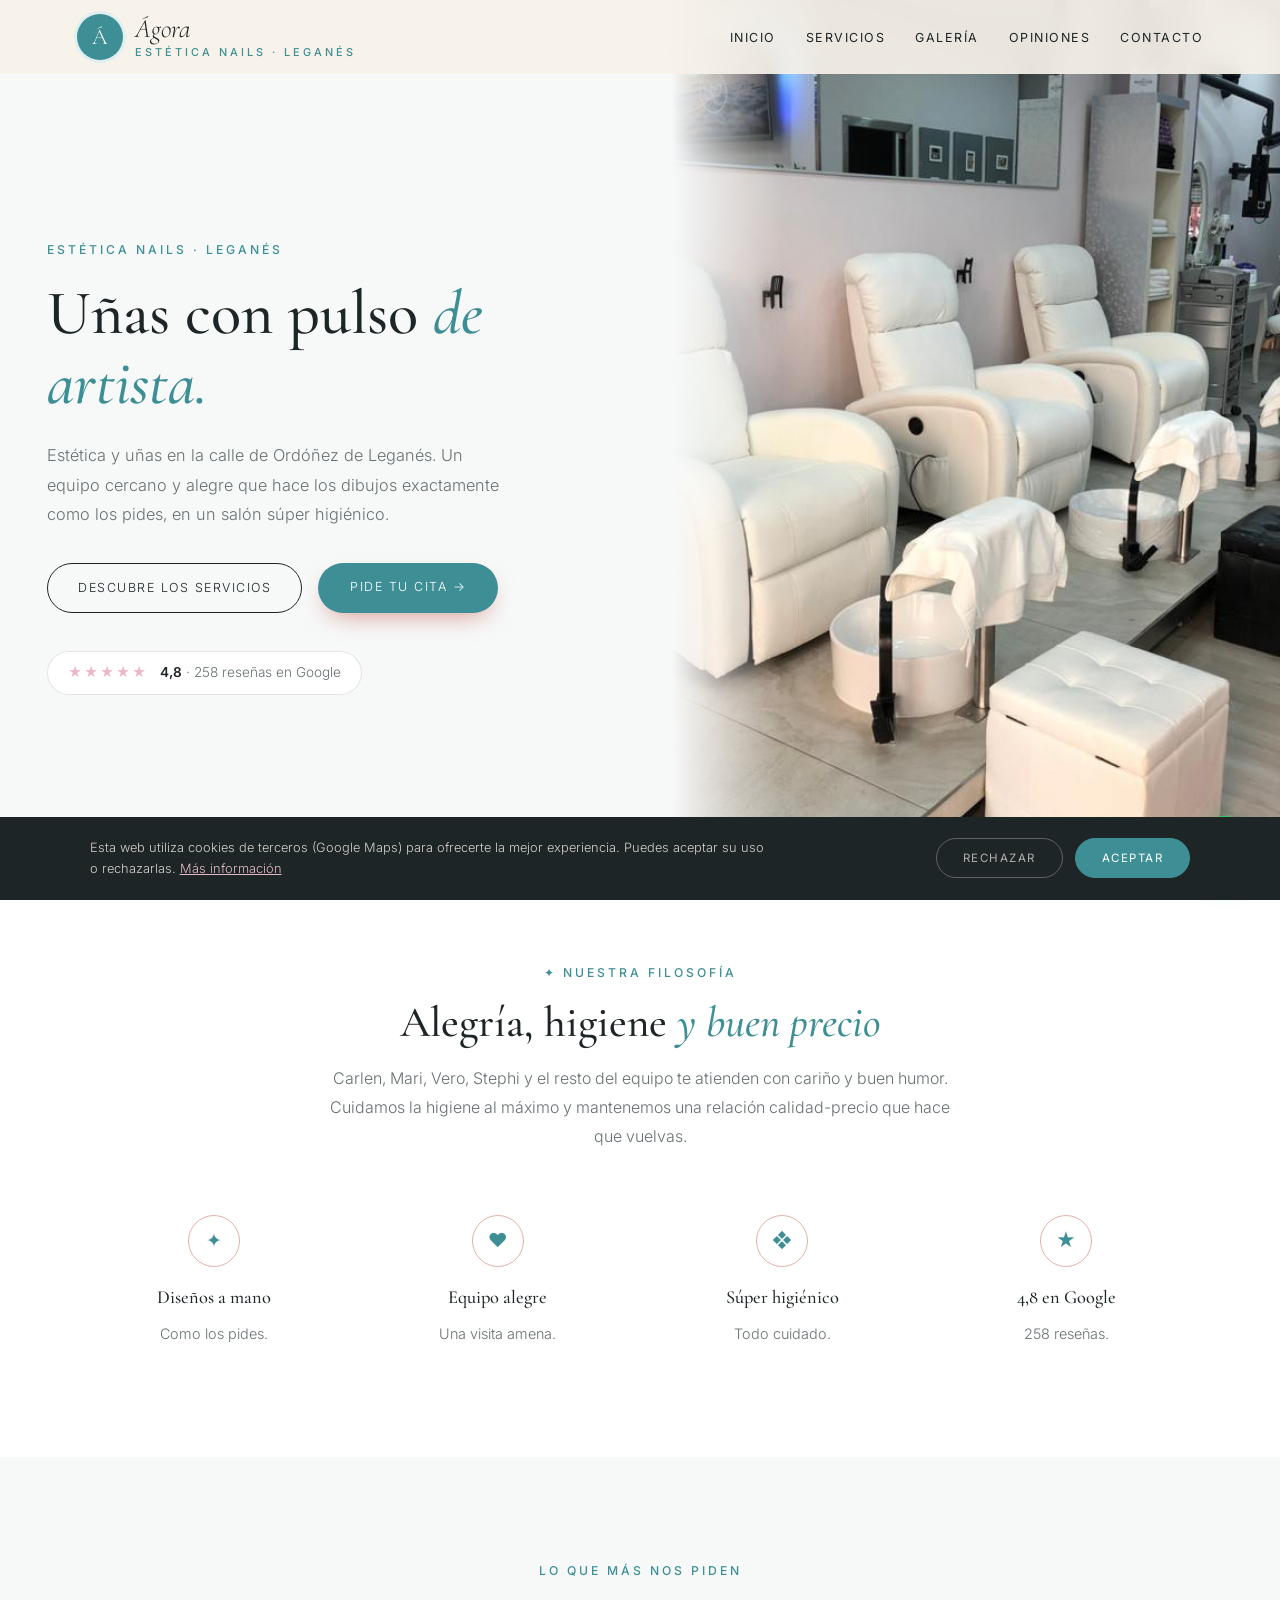
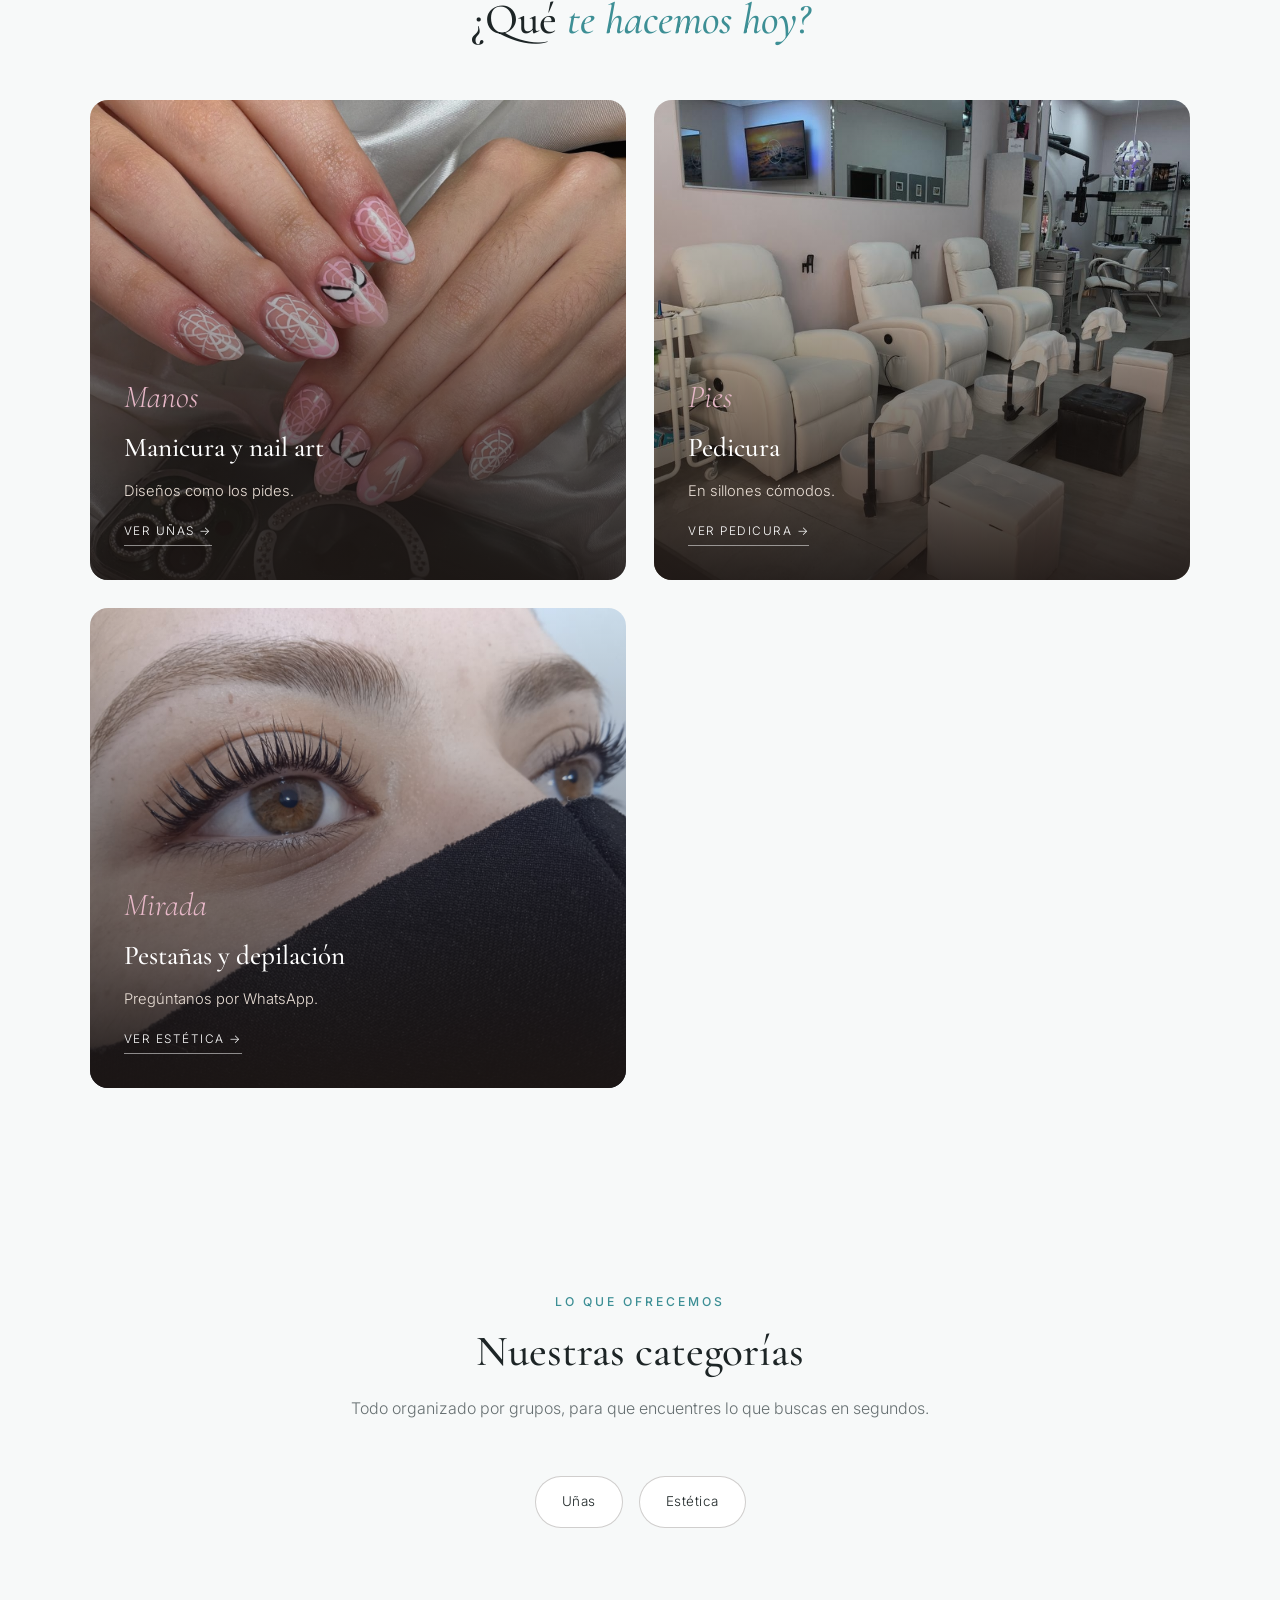
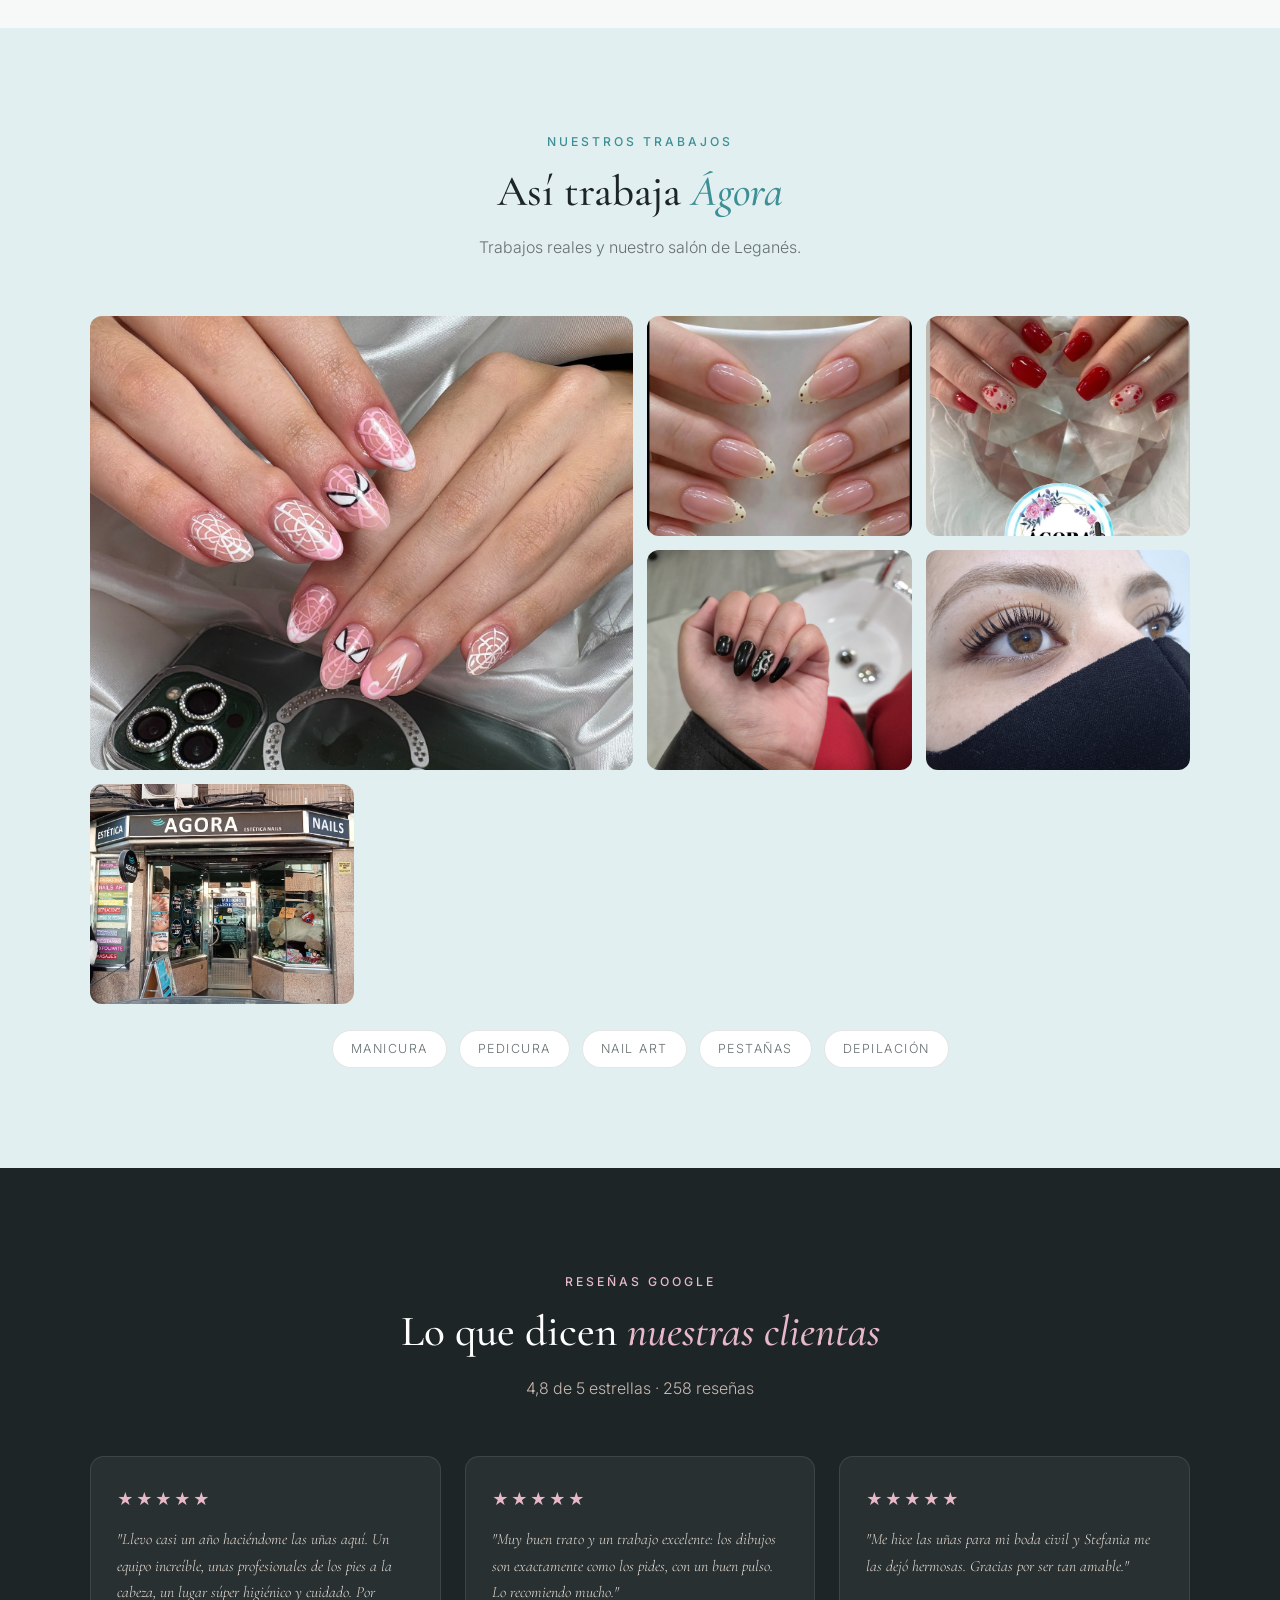
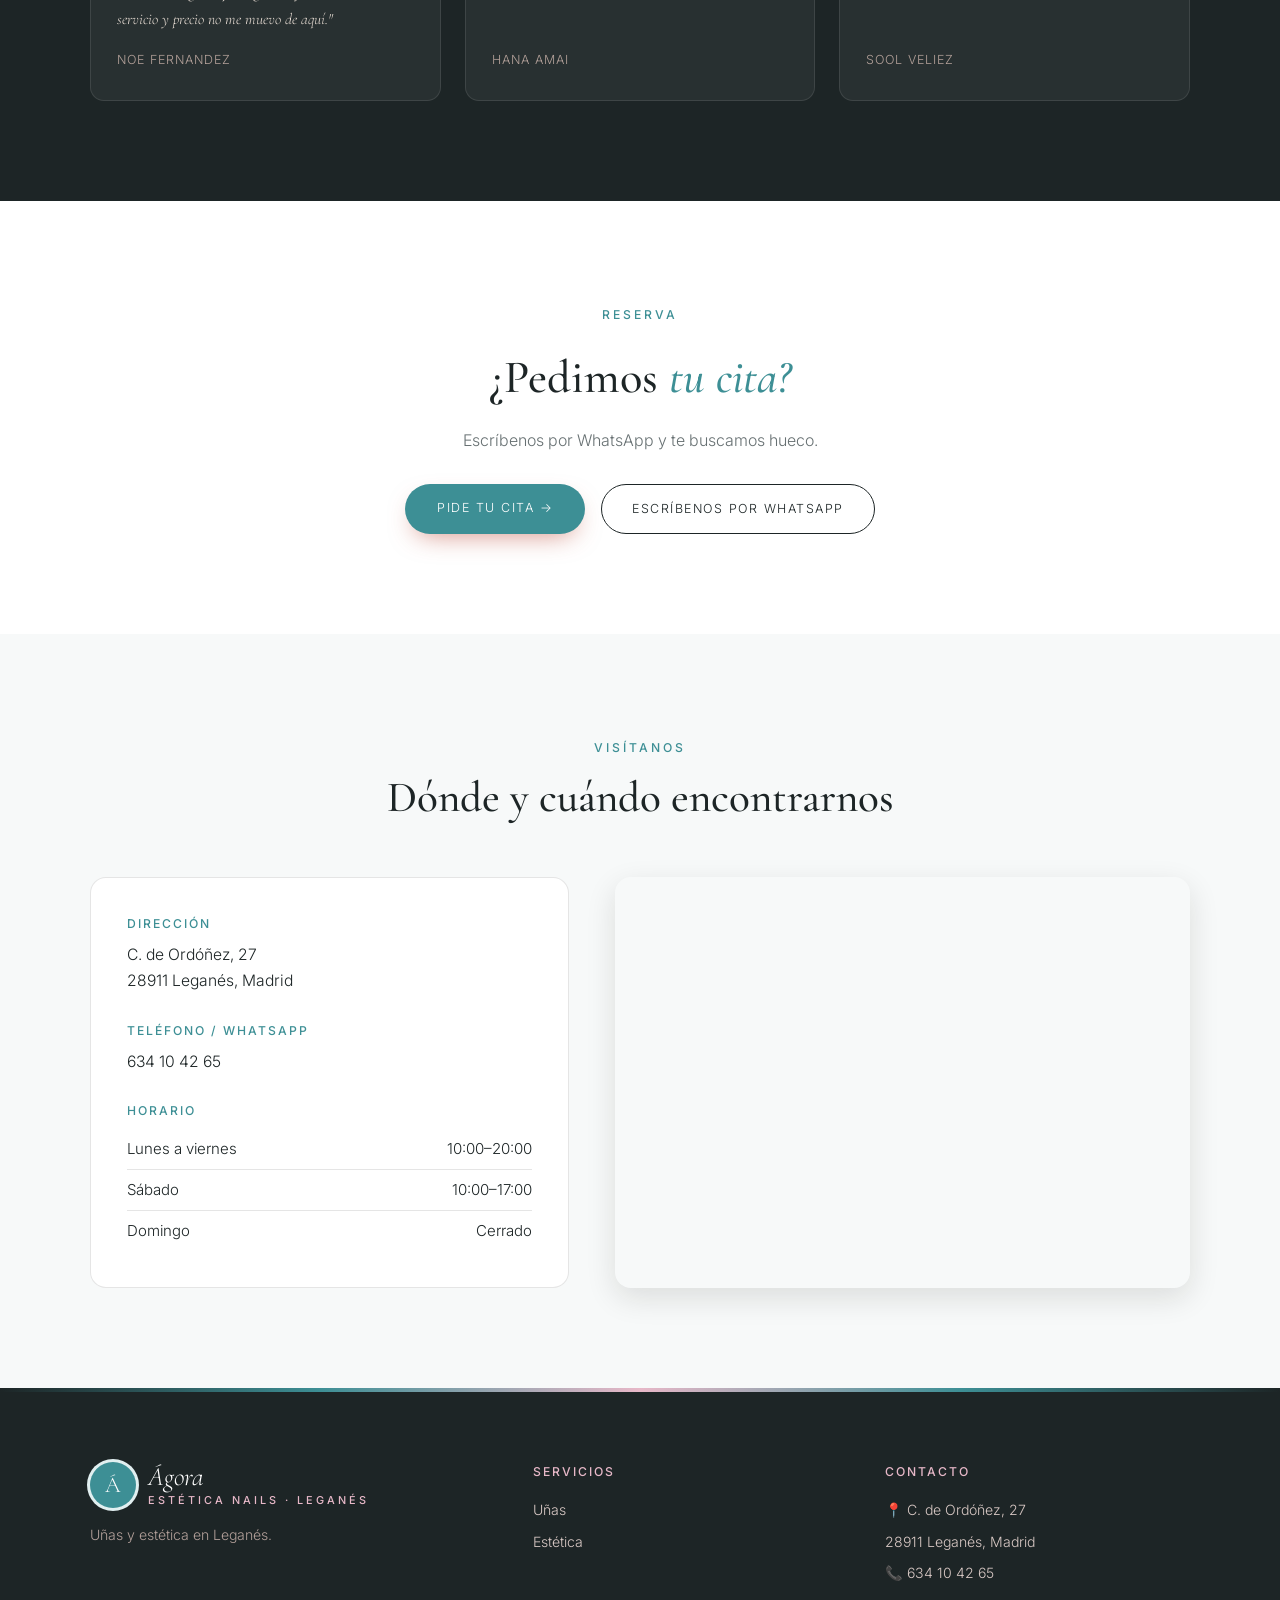
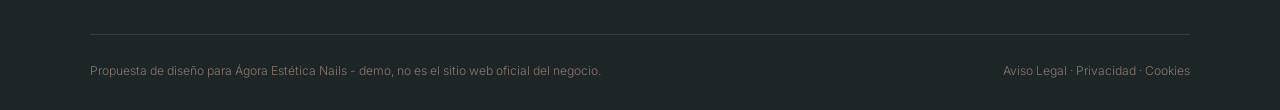
<file: index.html>
<!DOCTYPE html>
<html lang="es">
<head>
<meta charset="UTF-8">
<meta name="viewport" content="width=device-width, initial-scale=1.0">
<title>Ágora Estética Nails — Uñas y estética en Leganés</title>
<meta name="description" content="Ágora Estética Nails, en la calle de Ordóñez 27 de Leganés. Manicura, pedicura, nail art, pestañas y depilación. 4,8★ con 258 reseñas en Google.">
<meta name="theme-color" content="#1d2526">
<meta property="og:title" content="Ágora Estética Nails · Leganés">
<meta property="og:image" content="maps_01.jpg">

<link rel="preconnect" href="https://fonts.googleapis.com"><link rel="preconnect" href="https://fonts.gstatic.com" crossorigin><link href="https://fonts.googleapis.com/css2?family=Cormorant+Garamond:ital,wght@0,500;0,600;1,500&family=Inter:wght@300;400;500;600&display=swap" rel="stylesheet">
<link rel="stylesheet" href="styles.css">
</head>
<body>

<header id="header">
  <a href="index.html" class="logo" aria-label="Ágora Estética Nails, inicio"><span class="logo-mark">Á</span><span class="logo-text"><span class="script">Ágora</span><small>estética nails · Leganés</small></span></a>
  <nav id="nav" aria-label="Navegación principal"><ul><li><a href="index.html#inicio">Inicio</a></li><li><a href="servicios.html">Servicios</a></li><li><a href="index.html#galeria">Galería</a></li><li><a href="index.html#opiniones">Opiniones</a></li><li><a href="index.html#contacto">Contacto</a></li></ul></nav><button class="nav-toggle" id="navToggle" aria-label="Abrir menú">☰</button>
</header>

<section class="hero" id="inicio">
  <div class="hero-text">
    <span class="eyebrow">Estética nails · Leganés</span>
    <h1>Uñas con pulso <em>de artista.</em></h1>
    <p>Estética y uñas en la calle de Ordóñez de Leganés. Un equipo cercano y alegre que hace los dibujos exactamente como los pides, en un salón súper higiénico.</p>
    <div class="hero-ctas">
      <a href="servicios.html" class="btn-outline">Descubre los servicios</a>
      <a href="https://wa.me/34634104265?text=Hola%2C%20he%20visto%20vuestra%20web%20y%20me%20gustar%C3%ADa%20pedir%20cita%20en%20%C3%81gora%20Est%C3%A9tica%20Nails" class="btn-solid" target="_blank" rel="noopener">Pide tu cita →</a>
    </div>
    <a class="hero-rating" href="https://www.google.com/maps/search/?api=1&query=Agora+Estetica+Nails,+Calle+de+Ordonez+27,+Leganes" target="_blank" rel="noopener"><span class="stars">★★★★★</span><span><strong>4,8</strong> · 258 reseñas en Google</span></a>
  </div>
  <div class="hero-img"><img src="maps_01.jpg" alt="Sillones de pedicura en Ágora Estética Nails, Leganés" style="object-position:center 50%;"></div>
</section>

<section class="trust">
  <div class="section-head">
    <span class="eyebrow">✦ Nuestra filosofía</span>
    <h2>Alegría, higiene <em>y buen precio</em></h2>
    <p>Carlen, Mari, Vero, Stephi y el resto del equipo te atienden con cariño y buen humor. Cuidamos la higiene al máximo y mantenemos una relación calidad-precio que hace que vuelvas.</p>
  </div>
  <div class="trust-grid">
    <div class="trust-card"><span class="trust-ic">✦</span><h3>Diseños a mano</h3><p>Como los pides.</p></div>
    <div class="trust-card"><span class="trust-ic">♥</span><h3>Equipo alegre</h3><p>Una visita amena.</p></div>
    <div class="trust-card"><span class="trust-ic">❖</span><h3>Súper higiénico</h3><p>Todo cuidado.</p></div>
    <div class="trust-card"><span class="trust-ic">★</span><h3>4,8 en Google</h3><p>258 reseñas.</p></div>
  </div>
</section>

<section class="worlds">
  <div class="section-head">
    <span class="eyebrow">Lo que más nos piden</span>
    <h2>¿Qué <em>te hacemos hoy?</em></h2>
  </div>
  <div class="worlds-grid">
    <a href="servicios.html#unas" class="world-card"><img src="maps_02.jpg" alt="Manicura y nail art"><div class="world-text"><span class="script">Manos</span><h3>Manicura y nail art</h3><p>Diseños como los pides.</p><span class="world-link">Ver uñas →</span></div></a>
    <a href="servicios.html#unas" class="world-card"><img src="maps_01.jpg" alt="Pedicura"><div class="world-text"><span class="script">Pies</span><h3>Pedicura</h3><p>En sillones cómodos.</p><span class="world-link">Ver pedicura →</span></div></a>
    <a href="servicios.html#estetica" class="world-card"><img src="maps_10.jpg" alt="Pestañas y depilación"><div class="world-text"><span class="script">Mirada</span><h3>Pestañas y depilación</h3><p>Pregúntanos por WhatsApp.</p><span class="world-link">Ver estética →</span></div></a>
  </div>
</section>

<section>
  <div class="section-head">
    <span class="eyebrow">Lo que ofrecemos</span>
    <h2>Nuestras categorías</h2>
    <p>Todo organizado por grupos, para que encuentres lo que buscas en segundos.</p>
  </div>
  <div class="cat-pills">
    <a href="servicios.html#unas" class="cat-pill">Uñas</a>
    <a href="servicios.html#estetica" class="cat-pill">Estética</a>
  </div>
</section>

<section class="gallery-wrap" id="galeria">
  <div class="section-head">
    <span class="eyebrow">Nuestros trabajos</span>
    <h2>Así trabaja <em>Ágora</em></h2>
    <p>Trabajos reales y nuestro salón de Leganés.</p>
  </div>
  <div class="gallery">
    <figure class="big"><img src="maps_02.jpg" alt="Nail art en rosa" loading="lazy"></figure>
    <figure><img src="maps_03.jpg" alt="Francesa con topos" loading="lazy"></figure>
    <figure><img src="maps_06.jpg" alt="Rojo con flores" loading="lazy"></figure>
    <figure><img src="maps_07.jpg" alt="Negro con diseño" loading="lazy"></figure>
    <figure><img src="maps_10.jpg" alt="Pestañas" loading="lazy"></figure>
    <figure><img src="maps_04.jpg" alt="Nuestra fachada" loading="lazy"></figure>
  </div>
  <div class="brands"><span>Manicura</span><span>Pedicura</span><span>Nail art</span><span>Pestañas</span><span>Depilación</span></div>
</section>

<section class="reviews-wrap" id="opiniones">
  <div class="section-head">
    <span class="eyebrow">Reseñas Google</span>
    <h2>Lo que dicen <em>nuestras clientas</em></h2>
    <p>4,8 de 5 estrellas · 258 reseñas</p>
  </div>
  <div class="review-grid">
    <div class="review-card"><div class="stars">★★★★★</div><p>"Llevo casi un año haciéndome las uñas aquí. Un equipo increíble, unas profesionales de los pies a la cabeza, un lugar súper higiénico y cuidado. Por servicio y precio no me muevo de aquí."</p><cite>noe fernandez</cite></div>
    <div class="review-card"><div class="stars">★★★★★</div><p>"Muy buen trato y un trabajo excelente: los dibujos son exactamente como los pides, con un buen pulso. Lo recomiendo mucho."</p><cite>Hana Amai</cite></div>
    <div class="review-card"><div class="stars">★★★★★</div><p>"Me hice las uñas para mi boda civil y Stefania me las dejó hermosas. Gracias por ser tan amable."</p><cite>Sool Veliez</cite></div>
  </div>
</section>

<section class="cta-section">
  <span class="eyebrow">Reserva</span>
  <h2>¿Pedimos <em>tu cita?</em></h2>
  <p>Escríbenos por WhatsApp y te buscamos hueco.</p>
  <div class="cta-row">
    <a href="https://wa.me/34634104265?text=Hola%2C%20he%20visto%20vuestra%20web%20y%20me%20gustar%C3%ADa%20pedir%20cita%20en%20%C3%81gora%20Est%C3%A9tica%20Nails" class="btn-solid" target="_blank" rel="noopener">Pide tu cita →</a>
    <a href="https://wa.me/34634104265?text=Hola%2C%20he%20visto%20vuestra%20web%20y%20me%20gustar%C3%ADa%20pedir%20cita%20en%20%C3%81gora%20Est%C3%A9tica%20Nails" class="btn-outline" target="_blank" rel="noopener">Escríbenos por WhatsApp</a>
  </div>
</section>

<section class="contact-section" id="contacto">
  <div class="section-head">
    <span class="eyebrow">Visítanos</span>
    <h2>Dónde y cuándo encontrarnos</h2>
  </div>
  <div class="contact-grid">
    <div class="contact-info">
      <div class="contact-block"><h3>Dirección</h3><p>C. de Ordóñez, 27<br>28911 Leganés, Madrid</p></div>
      <div class="contact-block"><h3>Teléfono / WhatsApp</h3><p><a href="tel:+34634104265">634 10 42 65</a></p></div>
      <div class="contact-block"><h3>Horario</h3><ul class="hours-list"><li><span>Lunes a viernes</span><span>10:00–20:00</span></li><li><span>Sábado</span><span>10:00–17:00</span></li><li><span>Domingo</span><span>Cerrado</span></li></ul></div>
      
    </div>
    <div class="contact-map">
      <iframe title="Mapa de Ágora Estética Nails" src="https://www.google.com/maps?q=Agora+Estetica+Nails,+Calle+de+Ordonez+27,+Leganes&output=embed" width="100%" height="100%" style="border:0;" allowfullscreen="" loading="lazy" referrerpolicy="no-referrer-when-downgrade"></iframe>
    </div>
  </div>
</section>

<footer>
  <div class="footer-grid">
    <div class="footer-brand">
      <a href="index.html" class="logo light"><span class="logo-mark">Á</span><span class="logo-text"><span class="script">Ágora</span><small>estética nails · Leganés</small></span></a>
      <p>Uñas y estética en Leganés.</p>
    </div>
    <div><h4>Servicios</h4><ul><li><a href="servicios.html#unas">Uñas</a></li><li><a href="servicios.html#estetica">Estética</a></li></ul></div>
    <div><h4>Contacto</h4><ul><li>📍 C. de Ordóñez, 27</li><li>28911 Leganés, Madrid</li><li>📞 <a href="tel:+34634104265">634 10 42 65</a></li></ul></div>
  </div>
  <div class="footer-bottom">
    <span>Propuesta de diseño para Ágora Estética Nails - demo, no es el sitio web oficial del negocio.</span>
    <span><a href="aviso-legal.html">Aviso Legal</a> &middot; <a href="politica-privacidad.html">Privacidad</a> &middot; <a href="politica-cookies.html">Cookies</a></span>
  </div>
</footer>

<div id="cookie-banner" class="cookie-banner"><p>Esta web utiliza cookies de terceros (Google Maps) para ofrecerte la mejor experiencia. Puedes aceptar su uso o rechazarlas. <a href="politica-cookies.html">Más información</a></p><div class="cookie-actions"><button onclick="setCookieChoice('rejected')" class="ck-reject">Rechazar</button><button onclick="setCookieChoice('accepted')" class="ck-accept">Aceptar</button></div></div>
<div class="social-fabs"><a class="wa-fab" href="https://wa.me/34634104265?text=Hola%2C%20he%20visto%20vuestra%20web%20y%20me%20gustar%C3%ADa%20pedir%20cita%20en%20%C3%81gora%20Est%C3%A9tica%20Nails" target="_blank" rel="noopener" aria-label="Escribir por WhatsApp"><svg width="28" height="28" viewBox="0 0 24 24" fill="white"><path d="M17.5 14.4c-.3-.1-1.8-.9-2-1s-.5-.1-.7.1-.8 1-.9 1.2-.3.2-.6.1a8.2 8.2 0 0 1-2.4-1.5 9 9 0 0 1-1.7-2.1c-.2-.3 0-.5.1-.6l.4-.5.3-.5v-.5l-.9-2.2c-.2-.6-.5-.5-.7-.5h-.6a1.1 1.1 0 0 0-.8.4 3.4 3.4 0 0 0-1 2.5 5.9 5.9 0 0 0 1.2 3.1 13.5 13.5 0 0 0 5.2 4.6c2.6 1 2.6.7 3.1.6a2.6 2.6 0 0 0 1.7-1.2 2.1 2.1 0 0 0 .2-1.2c-.1-.1-.3-.2-.6-.3ZM12 21.8a9.8 9.8 0 0 1-5-1.4l-.4-.2-3.7 1 1-3.6-.2-.4A9.8 9.8 0 1 1 12 21.8Zm8.4-18.3A11.8 11.8 0 0 0 1.8 17.7L.2 23.8l6.3-1.6a11.8 11.8 0 0 0 5.6 1.4A11.8 11.8 0 0 0 20.4 3.5Z"/></svg></a></div>
<script src="main.js"></script>
</body>
</html>
</file>
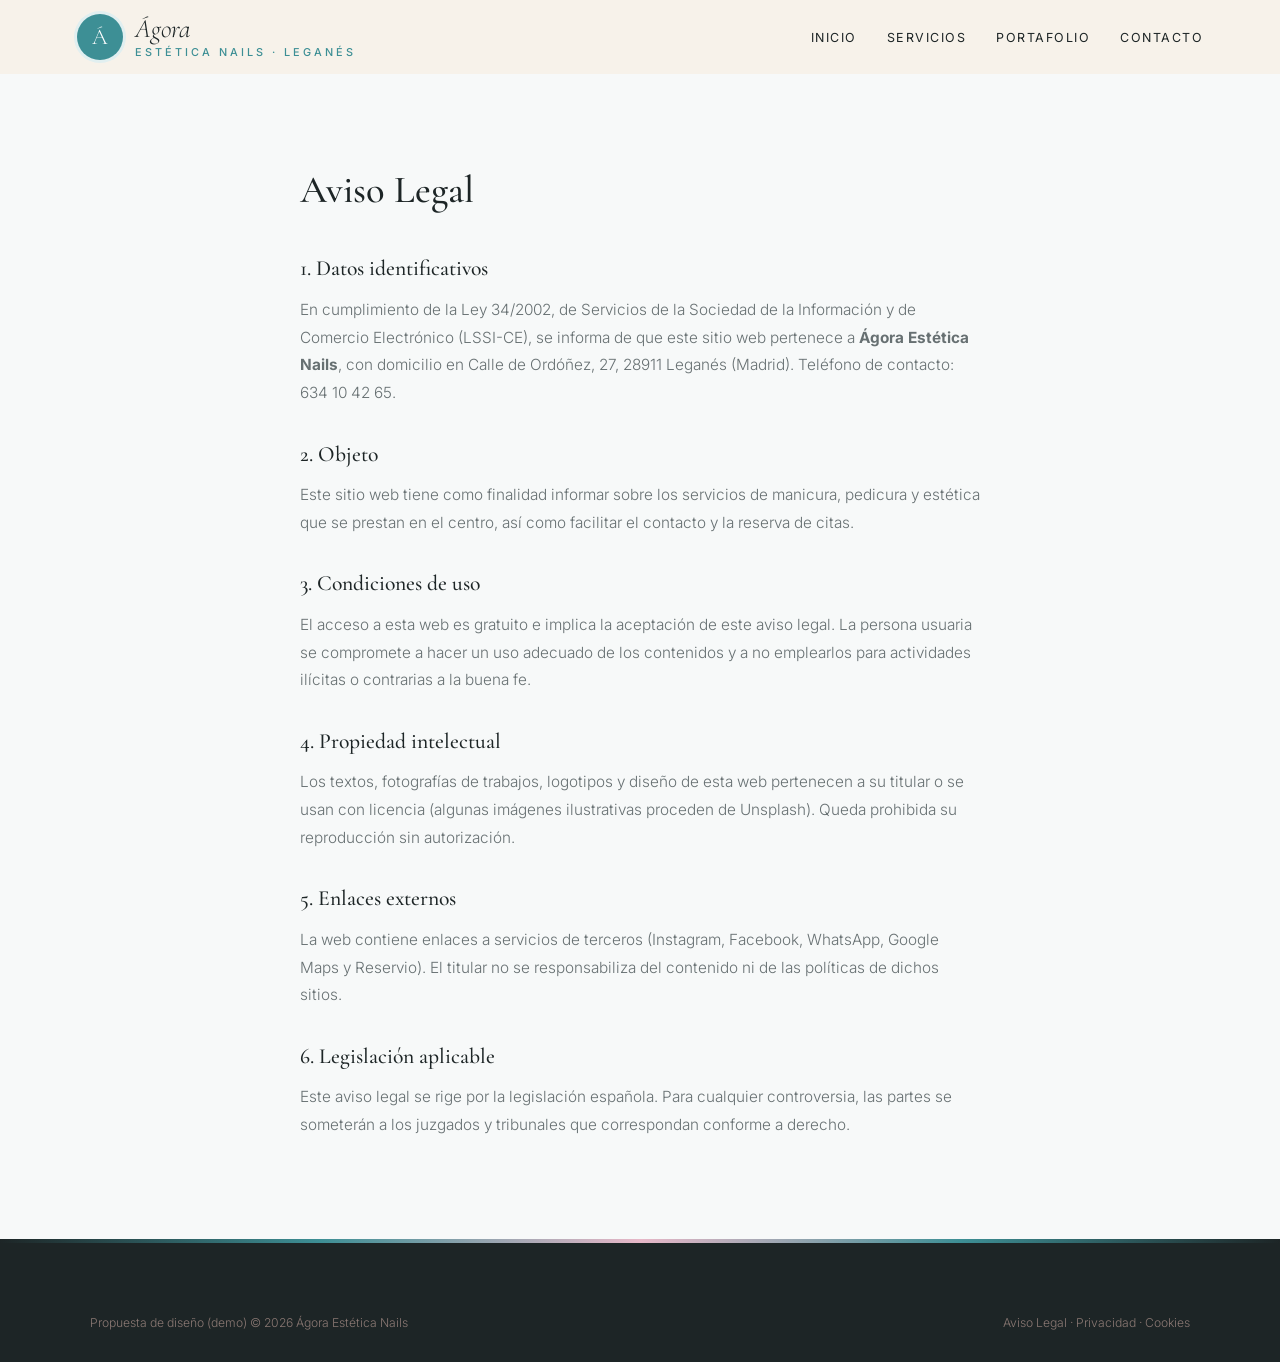
<file: aviso-legal.html>
<!DOCTYPE html>
<html lang="es">
<head>
<meta charset="UTF-8">
<meta name="viewport" content="width=device-width, initial-scale=1.0">
<title>Aviso Legal — Ágora Estética Nails</title>
<meta name="robots" content="noindex">

<link rel="preconnect" href="https://fonts.googleapis.com">
<link href="https://fonts.googleapis.com/css2?family=Cormorant+Garamond:ital,wght@0,500;0,600;1,500&family=Inter:wght@300;400;500;600&display=swap" rel="stylesheet">
<link rel="stylesheet" href="styles.css">
</head>
<body>
<header id="header" class="scrolled">
  <a href="index.html" class="logo" aria-label="Ágora Estética Nails, inicio">
    <span class="logo-mark">Á</span>
    <span class="logo-text"><span class="script">Ágora</span><small>estética nails · Leganés</small></span>
  </a>
  <nav id="nav" aria-label="Navegación principal">
    <ul>
      <li><a href="index.html#inicio">Inicio</a></li>
      <li><a href="servicios.html">Servicios</a></li>
      <li><a href="portafolio.html">Portafolio</a></li>
      <li><a href="index.html#contacto">Contacto</a></li>
    </ul>
  </nav>
  <button class="nav-toggle" id="navToggle" aria-label="Abrir menú">☰</button>
</header>
<main class="legal"><h1>Aviso Legal</h1>
<h2>1. Datos identificativos</h2>
<p>En cumplimiento de la Ley 34/2002, de Servicios de la Sociedad de la Información y de Comercio Electrónico (LSSI-CE), se informa de que este sitio web pertenece a <strong>Ágora Estética Nails</strong>, con domicilio en Calle de Ordóñez, 27, 28911 Leganés (Madrid). Teléfono de contacto: 634 10 42 65.</p>
<h2>2. Objeto</h2>
<p>Este sitio web tiene como finalidad informar sobre los servicios de manicura, pedicura y estética que se prestan en el centro, así como facilitar el contacto y la reserva de citas.</p>
<h2>3. Condiciones de uso</h2>
<p>El acceso a esta web es gratuito e implica la aceptación de este aviso legal. La persona usuaria se compromete a hacer un uso adecuado de los contenidos y a no emplearlos para actividades ilícitas o contrarias a la buena fe.</p>
<h2>4. Propiedad intelectual</h2>
<p>Los textos, fotografías de trabajos, logotipos y diseño de esta web pertenecen a su titular o se usan con licencia (algunas imágenes ilustrativas proceden de Unsplash). Queda prohibida su reproducción sin autorización.</p>
<h2>5. Enlaces externos</h2>
<p>La web contiene enlaces a servicios de terceros (Instagram, Facebook, WhatsApp, Google Maps y Reservio). El titular no se responsabiliza del contenido ni de las políticas de dichos sitios.</p>
<h2>6. Legislación aplicable</h2>
<p>Este aviso legal se rige por la legislación española. Para cualquier controversia, las partes se someterán a los juzgados y tribunales que correspondan conforme a derecho.</p></main>
<footer>
  <div class="footer-bottom" style="margin-top:0">
    <span>Propuesta de diseño (demo) © 2026 Ágora Estética Nails</span>
    <span><a href="aviso-legal.html">Aviso Legal</a> &middot; <a href="politica-privacidad.html">Privacidad</a> &middot; <a href="politica-cookies.html">Cookies</a></span>
  </div>
</footer>
<script src="main.js"></script>
</body>
</html>
</file>
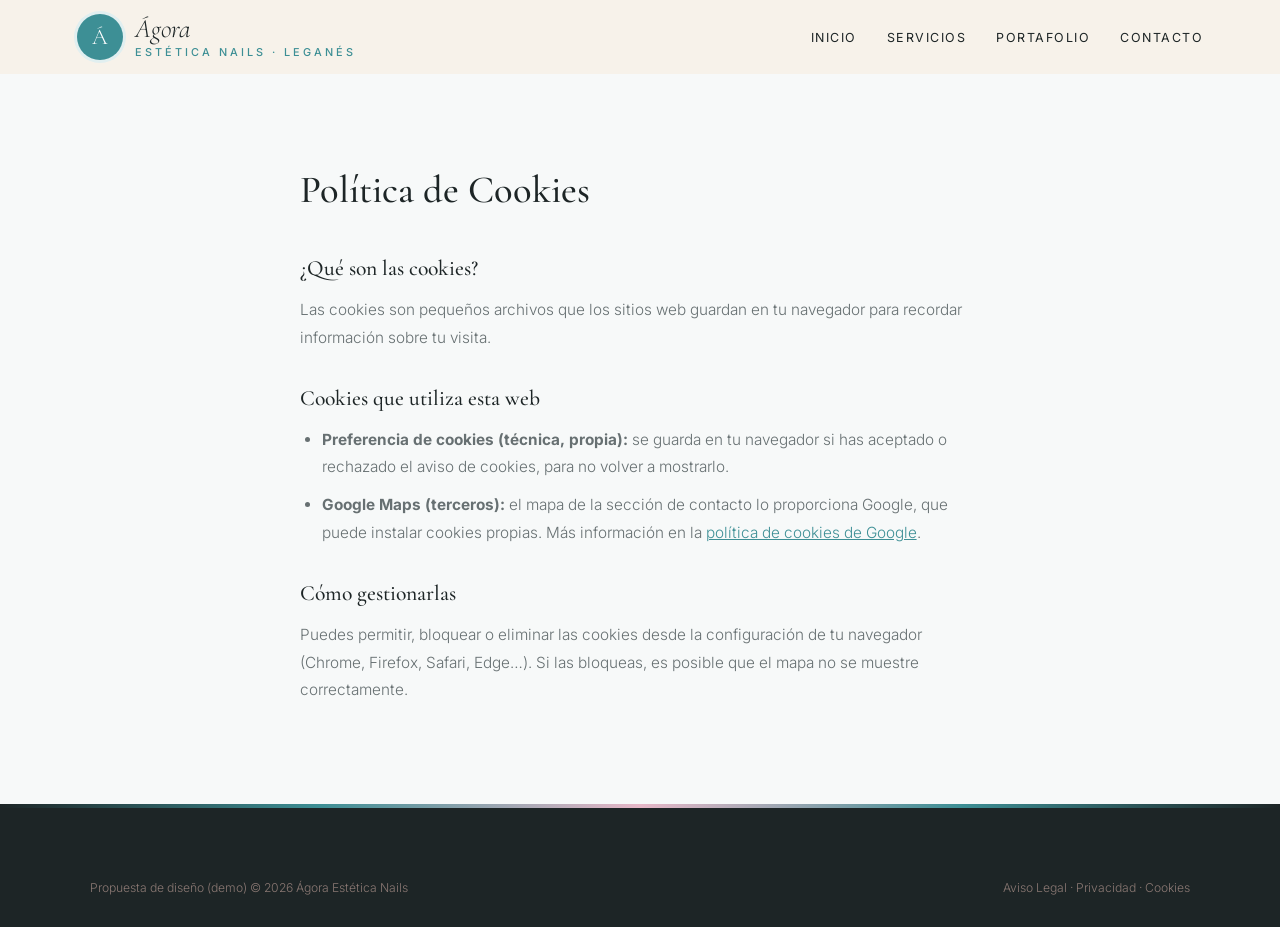
<file: politica-cookies.html>
<!DOCTYPE html>
<html lang="es">
<head>
<meta charset="UTF-8">
<meta name="viewport" content="width=device-width, initial-scale=1.0">
<title>Política de Cookies — Ágora Estética Nails</title>
<meta name="robots" content="noindex">

<link rel="preconnect" href="https://fonts.googleapis.com">
<link href="https://fonts.googleapis.com/css2?family=Cormorant+Garamond:ital,wght@0,500;0,600;1,500&family=Inter:wght@300;400;500;600&display=swap" rel="stylesheet">
<link rel="stylesheet" href="styles.css">
</head>
<body>
<header id="header" class="scrolled">
  <a href="index.html" class="logo" aria-label="Ágora Estética Nails, inicio">
    <span class="logo-mark">Á</span>
    <span class="logo-text"><span class="script">Ágora</span><small>estética nails · Leganés</small></span>
  </a>
  <nav id="nav" aria-label="Navegación principal">
    <ul>
      <li><a href="index.html#inicio">Inicio</a></li>
      <li><a href="servicios.html">Servicios</a></li>
      <li><a href="portafolio.html">Portafolio</a></li>
      <li><a href="index.html#contacto">Contacto</a></li>
    </ul>
  </nav>
  <button class="nav-toggle" id="navToggle" aria-label="Abrir menú">☰</button>
</header>
<main class="legal"><h1>Política de Cookies</h1>
<h2>¿Qué son las cookies?</h2>
<p>Las cookies son pequeños archivos que los sitios web guardan en tu navegador para recordar información sobre tu visita.</p>
<h2>Cookies que utiliza esta web</h2>
<ul>
<li><strong>Preferencia de cookies (técnica, propia):</strong> se guarda en tu navegador si has aceptado o rechazado el aviso de cookies, para no volver a mostrarlo.</li>
<li><strong>Google Maps (terceros):</strong> el mapa de la sección de contacto lo proporciona Google, que puede instalar cookies propias. Más información en la <a href="https://policies.google.com/technologies/cookies" target="_blank" rel="noopener">política de cookies de Google</a>.</li>
</ul>
<h2>Cómo gestionarlas</h2>
<p>Puedes permitir, bloquear o eliminar las cookies desde la configuración de tu navegador (Chrome, Firefox, Safari, Edge…). Si las bloqueas, es posible que el mapa no se muestre correctamente.</p></main>
<footer>
  <div class="footer-bottom" style="margin-top:0">
    <span>Propuesta de diseño (demo) © 2026 Ágora Estética Nails</span>
    <span><a href="aviso-legal.html">Aviso Legal</a> &middot; <a href="politica-privacidad.html">Privacidad</a> &middot; <a href="politica-cookies.html">Cookies</a></span>
  </div>
</footer>
<script src="main.js"></script>
</body>
</html>
</file>
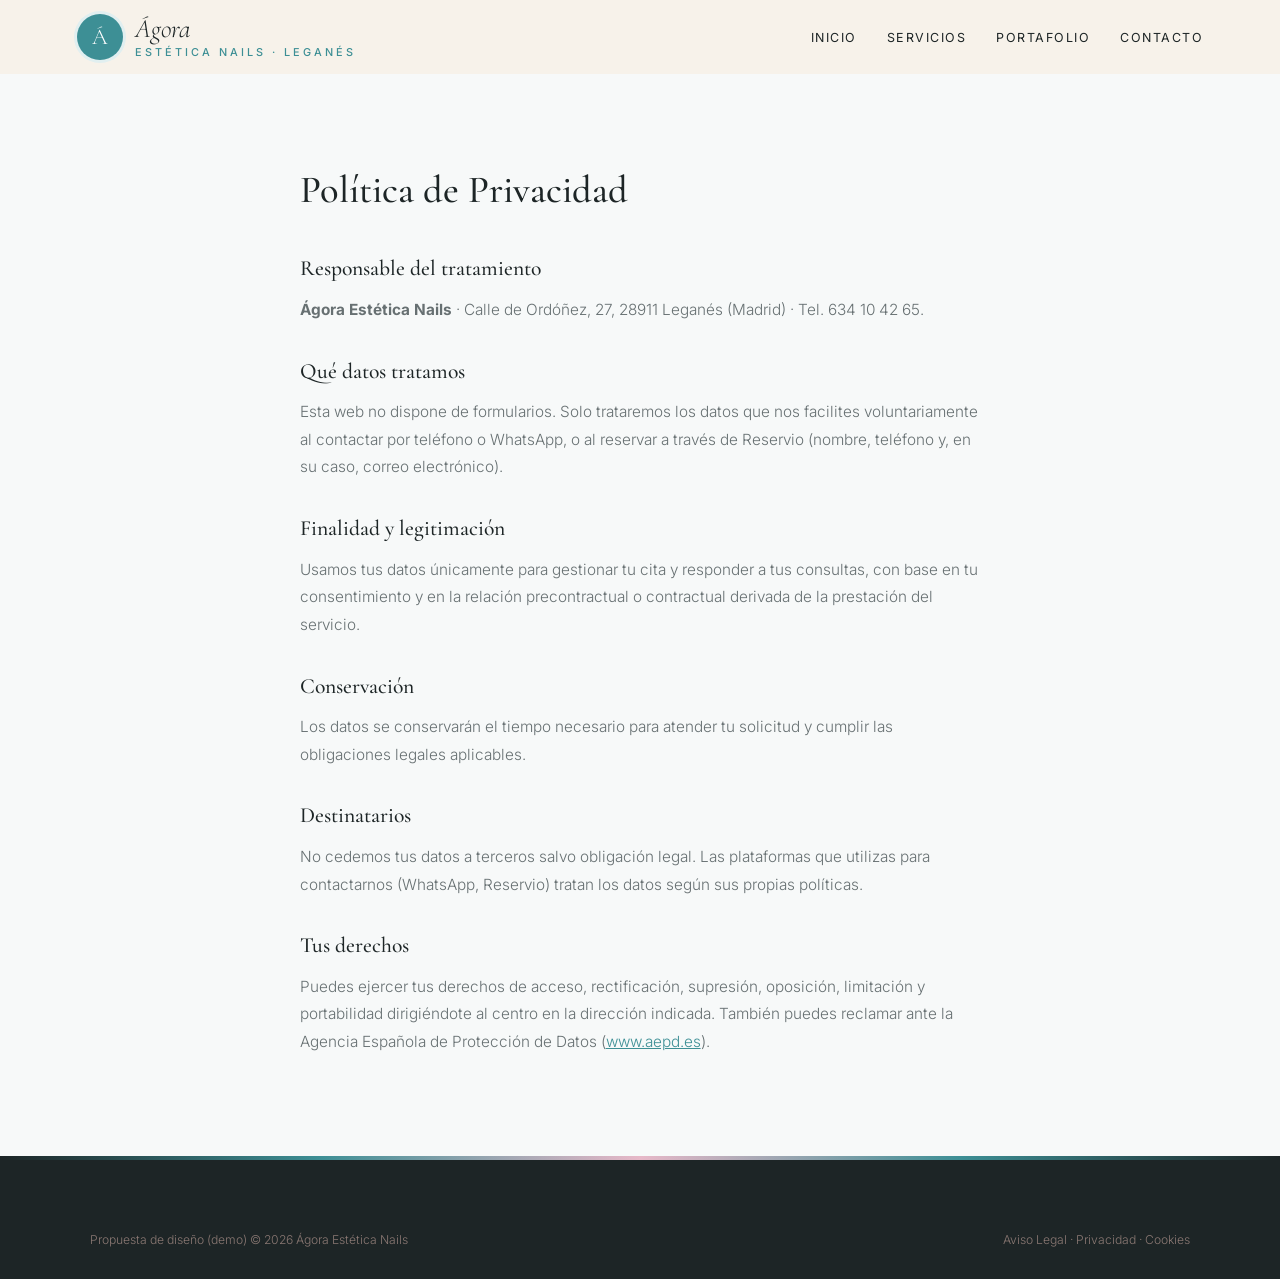
<file: politica-privacidad.html>
<!DOCTYPE html>
<html lang="es">
<head>
<meta charset="UTF-8">
<meta name="viewport" content="width=device-width, initial-scale=1.0">
<title>Política de Privacidad — Ágora Estética Nails</title>
<meta name="robots" content="noindex">

<link rel="preconnect" href="https://fonts.googleapis.com">
<link href="https://fonts.googleapis.com/css2?family=Cormorant+Garamond:ital,wght@0,500;0,600;1,500&family=Inter:wght@300;400;500;600&display=swap" rel="stylesheet">
<link rel="stylesheet" href="styles.css">
</head>
<body>
<header id="header" class="scrolled">
  <a href="index.html" class="logo" aria-label="Ágora Estética Nails, inicio">
    <span class="logo-mark">Á</span>
    <span class="logo-text"><span class="script">Ágora</span><small>estética nails · Leganés</small></span>
  </a>
  <nav id="nav" aria-label="Navegación principal">
    <ul>
      <li><a href="index.html#inicio">Inicio</a></li>
      <li><a href="servicios.html">Servicios</a></li>
      <li><a href="portafolio.html">Portafolio</a></li>
      <li><a href="index.html#contacto">Contacto</a></li>
    </ul>
  </nav>
  <button class="nav-toggle" id="navToggle" aria-label="Abrir menú">☰</button>
</header>
<main class="legal"><h1>Política de Privacidad</h1>
<h2>Responsable del tratamiento</h2>
<p><strong>Ágora Estética Nails</strong> · Calle de Ordóñez, 27, 28911 Leganés (Madrid) · Tel. 634 10 42 65.</p>
<h2>Qué datos tratamos</h2>
<p>Esta web no dispone de formularios. Solo trataremos los datos que nos facilites voluntariamente al contactar por teléfono o WhatsApp, o al reservar a través de Reservio (nombre, teléfono y, en su caso, correo electrónico).</p>
<h2>Finalidad y legitimación</h2>
<p>Usamos tus datos únicamente para gestionar tu cita y responder a tus consultas, con base en tu consentimiento y en la relación precontractual o contractual derivada de la prestación del servicio.</p>
<h2>Conservación</h2>
<p>Los datos se conservarán el tiempo necesario para atender tu solicitud y cumplir las obligaciones legales aplicables.</p>
<h2>Destinatarios</h2>
<p>No cedemos tus datos a terceros salvo obligación legal. Las plataformas que utilizas para contactarnos (WhatsApp, Reservio) tratan los datos según sus propias políticas.</p>
<h2>Tus derechos</h2>
<p>Puedes ejercer tus derechos de acceso, rectificación, supresión, oposición, limitación y portabilidad dirigiéndote al centro en la dirección indicada. También puedes reclamar ante la Agencia Española de Protección de Datos (<a href="https://www.aepd.es" target="_blank" rel="noopener">www.aepd.es</a>).</p></main>
<footer>
  <div class="footer-bottom" style="margin-top:0">
    <span>Propuesta de diseño (demo) © 2026 Ágora Estética Nails</span>
    <span><a href="aviso-legal.html">Aviso Legal</a> &middot; <a href="politica-privacidad.html">Privacidad</a> &middot; <a href="politica-cookies.html">Cookies</a></span>
  </div>
</footer>
<script src="main.js"></script>
</body>
</html>
</file>
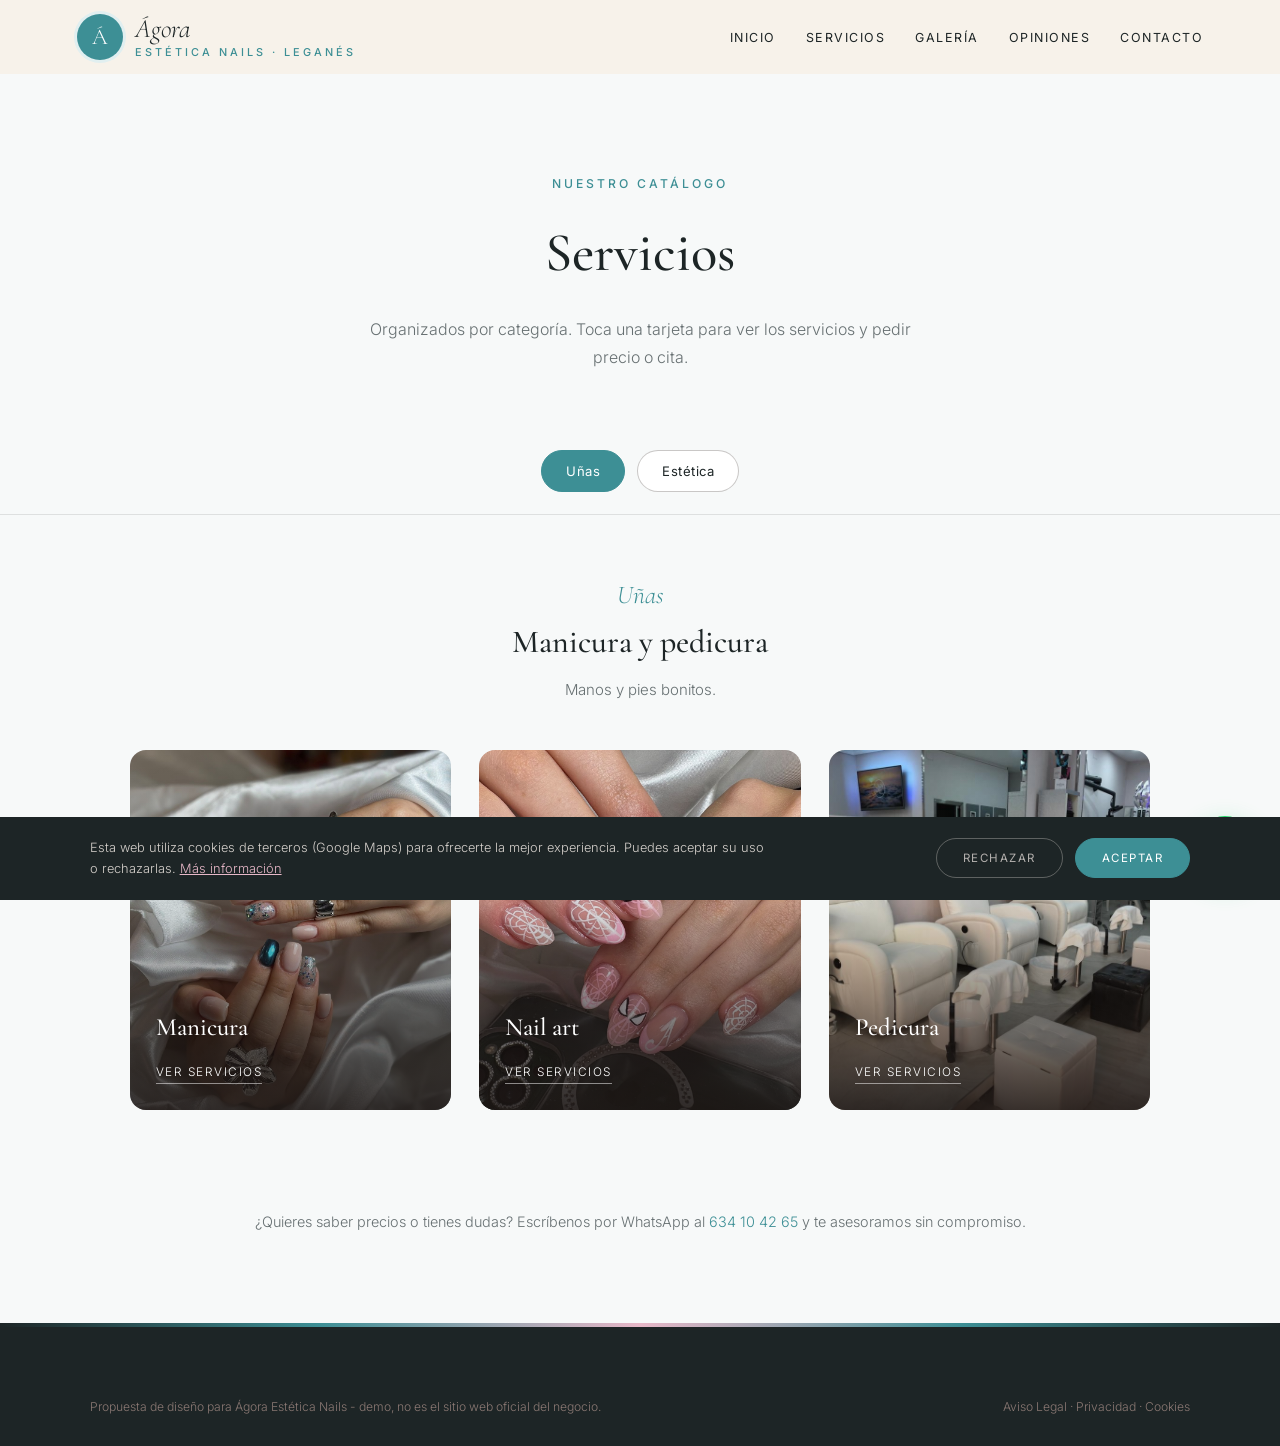
<file: servicios.html>
<!DOCTYPE html>
<html lang="es">
<head>
<meta charset="UTF-8">
<meta name="viewport" content="width=device-width, initial-scale=1.0">
<title>Servicios — Ágora Estética Nails · Leganés</title>
<meta name="description" content="Servicios de Ágora Estética Nails en Leganés.">

<link rel="preconnect" href="https://fonts.googleapis.com"><link rel="preconnect" href="https://fonts.gstatic.com" crossorigin><link href="https://fonts.googleapis.com/css2?family=Cormorant+Garamond:ital,wght@0,500;0,600;1,500&family=Inter:wght@300;400;500;600&display=swap" rel="stylesheet">
<link rel="stylesheet" href="styles.css">
</head>
<body>

<header id="header" class="scrolled">
  <a href="index.html" class="logo" aria-label="Ágora Estética Nails, inicio"><span class="logo-mark">Á</span><span class="logo-text"><span class="script">Ágora</span><small>estética nails · Leganés</small></span></a>
  <nav id="nav" aria-label="Navegación principal"><ul><li><a href="index.html#inicio">Inicio</a></li><li><a href="servicios.html">Servicios</a></li><li><a href="index.html#galeria">Galería</a></li><li><a href="index.html#opiniones">Opiniones</a></li><li><a href="index.html#contacto">Contacto</a></li></ul></nav><button class="nav-toggle" id="navToggle" aria-label="Abrir menú">☰</button>
</header>

<div class="page-hero">
  <span class="eyebrow">Nuestro catálogo</span>
  <h1>Servicios</h1>
  <p>Organizados por categoría. Toca una tarjeta para ver los servicios y pedir precio o cita.</p>
</div>

<div class="tabs">
  <button class="tab-btn active" data-tab="unas">Uñas</button>
  <button class="tab-btn" data-tab="estetica">Estética</button>
  
</div>

<div class="tab-panel active" id="unas">
  <div class="tab-intro"><span class="script">Uñas</span><h2>Manicura y pedicura</h2><p>Manos y pies bonitos.</p></div>
  <div class="cat-grid">
    <div class="cat-card" onclick="openModal('manicura')"><img src="maps_08.jpg" alt="Manicura" loading="lazy"><div class="cat-card-text"><h3>Manicura</h3><span>Ver servicios</span></div></div>
    <div class="cat-card" onclick="openModal('nailart')"><img src="maps_02.jpg" alt="Nail art" loading="lazy"><div class="cat-card-text"><h3>Nail art</h3><span>Ver servicios</span></div></div>
    <div class="cat-card" onclick="openModal('pedicura')"><img src="maps_01.jpg" alt="Pedicura" loading="lazy"><div class="cat-card-text"><h3>Pedicura</h3><span>Ver servicios</span></div></div>
  </div>
</div>

<div class="tab-panel" id="estetica">
  <div class="tab-intro"><span class="script">Estética</span><h2>Pestañas y depilación</h2><p>Pregúntanos por WhatsApp.</p></div>
  <div class="cat-grid">
    <div class="cat-card" onclick="openModal('pestanas')"><img src="maps_10.jpg" alt="Pestañas" loading="lazy"><div class="cat-card-text"><h3>Pestañas</h3><span>Ver servicios</span></div></div>
    <div class="cat-card" onclick="openModal('depilacion')"><img src="maps_09.jpg" alt="Depilación" loading="lazy"><div class="cat-card-text"><h3>Depilación</h3><span>Ver servicios</span></div></div>
  </div>
</div>


<p class="services-note">¿Quieres saber precios o tienes dudas? Escríbenos por WhatsApp al <a href="https://wa.me/34634104265" target="_blank" rel="noopener" style="color:var(--red)">634 10 42 65</a> y te asesoramos sin compromiso.</p>

<div class="modal-overlay" id="modal-manicura"><div class="modal">
  <button class="modal-close" onclick="closeModal('manicura')" aria-label="Cerrar">×</button>
  <h3>Manicura</h3><p class="modal-sub">Color que dura</p>
  <div class="svc-row"><div><div class="svc-name">Manicura</div><span class="svc-desc"></span></div><div class="svc-price">Consultar</div></div>
  <div class="svc-row"><div><div class="svc-name">Esmaltado semipermanente</div><span class="svc-desc"></span></div><div class="svc-price">Consultar</div></div>
  <a class="modal-cta alt" href="https://wa.me/34634104265?text=Hola%2C%20quiero%20informaci%C3%B3n%20sobre%20manicura" target="_blank" rel="noopener">Pedir cita por WhatsApp</a>
</div></div>

<div class="modal-overlay" id="modal-nailart"><div class="modal">
  <button class="modal-close" onclick="closeModal('nailart')" aria-label="Cerrar">×</button>
  <h3>Nail art</h3><p class="modal-sub">Diseños a mano</p>
  <div class="svc-row"><div><div class="svc-name">Diseños y detalles</div><span class="svc-desc"></span></div><div class="svc-price">Consultar</div></div>
  <div class="svc-row"><div><div class="svc-name">Francesa</div><span class="svc-desc"></span></div><div class="svc-price">Consultar</div></div>
  <a class="modal-cta alt" href="https://wa.me/34634104265?text=Hola%2C%20quiero%20informaci%C3%B3n%20sobre%20nail%20art" target="_blank" rel="noopener">Pedir cita por WhatsApp</a>
</div></div>

<div class="modal-overlay" id="modal-pedicura"><div class="modal">
  <button class="modal-close" onclick="closeModal('pedicura')" aria-label="Cerrar">×</button>
  <h3>Pedicura</h3><p class="modal-sub">Pies cuidados</p>
  <div class="svc-row"><div><div class="svc-name">Pedicura</div><span class="svc-desc"></span></div><div class="svc-price">Consultar</div></div>
  <a class="modal-cta alt" href="https://wa.me/34634104265?text=Hola%2C%20quiero%20informaci%C3%B3n%20sobre%20pedicura" target="_blank" rel="noopener">Pedir cita por WhatsApp</a>
</div></div>

<div class="modal-overlay" id="modal-pestanas"><div class="modal">
  <button class="modal-close" onclick="closeModal('pestanas')" aria-label="Cerrar">×</button>
  <h3>Pestañas</h3><p class="modal-sub">Una mirada bonita</p>
  <div class="svc-row"><div><div class="svc-name">Pestañas</div><span class="svc-desc"></span></div><div class="svc-price">Consultar</div></div>
  <a class="modal-cta alt" href="https://wa.me/34634104265?text=Hola%2C%20quiero%20informaci%C3%B3n%20sobre%20pesta%C3%B1as" target="_blank" rel="noopener">Pedir cita por WhatsApp</a>
</div></div>

<div class="modal-overlay" id="modal-depilacion"><div class="modal">
  <button class="modal-close" onclick="closeModal('depilacion')" aria-label="Cerrar">×</button>
  <h3>Depilación</h3><p class="modal-sub">Piel suave</p>
  <div class="svc-row"><div><div class="svc-name">Depilación</div><span class="svc-desc"></span></div><div class="svc-price">Consultar</div></div>
  <a class="modal-cta alt" href="https://wa.me/34634104265?text=Hola%2C%20quiero%20informaci%C3%B3n%20sobre%20depilaci%C3%B3n" target="_blank" rel="noopener">Pedir cita por WhatsApp</a>
</div></div>


<footer>
  <div class="footer-bottom" style="margin-top:0">
    <span>Propuesta de diseño para Ágora Estética Nails - demo, no es el sitio web oficial del negocio.</span>
    <span><a href="aviso-legal.html">Aviso Legal</a> &middot; <a href="politica-privacidad.html">Privacidad</a> &middot; <a href="politica-cookies.html">Cookies</a></span>
  </div>
</footer>

<div id="cookie-banner" class="cookie-banner"><p>Esta web utiliza cookies de terceros (Google Maps) para ofrecerte la mejor experiencia. Puedes aceptar su uso o rechazarlas. <a href="politica-cookies.html">Más información</a></p><div class="cookie-actions"><button onclick="setCookieChoice('rejected')" class="ck-reject">Rechazar</button><button onclick="setCookieChoice('accepted')" class="ck-accept">Aceptar</button></div></div>
<div class="social-fabs"><a class="wa-fab" href="https://wa.me/34634104265?text=Hola%2C%20he%20visto%20vuestra%20web%20y%20me%20gustar%C3%ADa%20pedir%20cita%20en%20%C3%81gora%20Est%C3%A9tica%20Nails" target="_blank" rel="noopener" aria-label="Escribir por WhatsApp"><svg width="28" height="28" viewBox="0 0 24 24" fill="white"><path d="M17.5 14.4c-.3-.1-1.8-.9-2-1s-.5-.1-.7.1-.8 1-.9 1.2-.3.2-.6.1a8.2 8.2 0 0 1-2.4-1.5 9 9 0 0 1-1.7-2.1c-.2-.3 0-.5.1-.6l.4-.5.3-.5v-.5l-.9-2.2c-.2-.6-.5-.5-.7-.5h-.6a1.1 1.1 0 0 0-.8.4 3.4 3.4 0 0 0-1 2.5 5.9 5.9 0 0 0 1.2 3.1 13.5 13.5 0 0 0 5.2 4.6c2.6 1 2.6.7 3.1.6a2.6 2.6 0 0 0 1.7-1.2 2.1 2.1 0 0 0 .2-1.2c-.1-.1-.3-.2-.6-.3ZM12 21.8a9.8 9.8 0 0 1-5-1.4l-.4-.2-3.7 1 1-3.6-.2-.4A9.8 9.8 0 1 1 12 21.8Zm8.4-18.3A11.8 11.8 0 0 0 1.8 17.7L.2 23.8l6.3-1.6a11.8 11.8 0 0 0 5.6 1.4A11.8 11.8 0 0 0 20.4 3.5Z"/></svg></a></div>
<script src="main.js"></script>
</body>
</html>
</file>
<file: styles.css>
:root{
  --cream:#f7f9f9; --paper:#ffffff; --tint:#e1eff0; --ink:#1d2526; --dark:#1d2526; --muted:#677072;
  --red:#3d8f95; --red-dark:#2c6e73; --teal:#3d8f95; --gold:#e7b8c8; --line:rgba(0,0,0,.1);
  --brand-gradient:linear-gradient(90deg,#1d2526,#3d8f95,#e7b8c8,#3d8f95,#1d2526);
}
*{margin:0;padding:0;box-sizing:border-box;}
html{scroll-behavior:smooth;}
body{font-family:'Inter',sans-serif;background:var(--cream);color:var(--ink);overflow-x:hidden;font-weight:300;line-height:1.6;}
a{text-decoration:none;color:inherit;}
h1,h2,h3{font-family:'Cormorant Garamond',serif;font-weight:500;}
h1 em,h2 em{font-style:italic;color:var(--red);}
img{max-width:100%;display:block;}
.script{font-family:'Cormorant Garamond',serif;font-style:italic;}

/* HEADER */
header{position:fixed;top:0;left:0;right:0;z-index:100;display:flex;justify-content:space-between;align-items:center;padding:14px 6%;background:rgba(247,241,233,.92);backdrop-filter:blur(10px);-webkit-backdrop-filter:blur(10px);transition:box-shadow .3s,padding .3s;}
header.scrolled{box-shadow:0 2px 24px rgba(28,22,20,.1);padding:8px 6%;}
.logo{display:flex;align-items:center;gap:12px;color:var(--dark);}
.logo-badge{width:58px;height:58px;border-radius:50%;object-fit:cover;box-shadow:0 0 0 2px var(--gold),0 6px 16px rgba(28,22,20,.15);transition:width .3s,height .3s;}
header.scrolled .logo-badge{width:46px;height:46px;}
.logo-text{display:flex;flex-direction:column;line-height:1;}
.logo-text .script{font-size:1.65rem;color:var(--dark);}
.logo-text small{font-size:.68rem;letter-spacing:3px;text-transform:uppercase;color:var(--red);margin-top:4px;font-weight:500;}
.logo.light .logo-text .script{color:#fff;}
.logo.light .logo-text small{color:var(--gold);}
nav ul{list-style:none;display:flex;gap:30px;}
nav a{font-size:.78rem;letter-spacing:1.5px;text-transform:uppercase;font-weight:400;position:relative;padding:4px 0;}
nav a::after{content:"";position:absolute;left:0;bottom:-2px;height:1px;width:100%;background:var(--red);transform:scaleX(0);transform-origin:right;transition:transform .3s;}
nav a:hover::after{transform:scaleX(1);transform-origin:left;}
.nav-toggle{display:none;font-size:1.6rem;background:none;border:none;color:var(--dark);cursor:pointer;}

/* BOTONES */
.btn-outline{display:inline-block;border:1px solid var(--dark);color:var(--dark);padding:14px 30px;font-size:.78rem;letter-spacing:1.5px;text-transform:uppercase;border-radius:40px;transition:all .25s;}
.btn-outline:hover{background:var(--dark);color:var(--cream);}
.btn-outline.light{border-color:rgba(255,255,255,.5);color:#fff;}
.btn-outline.light:hover{background:#fff;color:var(--dark);}
.btn-solid{display:inline-block;background:var(--red);color:#fff;padding:14px 32px;font-size:.78rem;letter-spacing:1.5px;text-transform:uppercase;border-radius:40px;transition:transform .25s,box-shadow .25s,background .25s;box-shadow:0 10px 26px -10px rgba(181,64,44,.6);}
.btn-solid:hover{transform:translateY(-2px);background:var(--red-dark);}

/* HERO */
.hero{min-height:95vh;display:grid;grid-template-columns:1.05fr .95fr;align-items:stretch;padding:0;}
.hero-text{display:flex;flex-direction:column;justify-content:center;padding:150px 7% 70px;}
.eyebrow{display:inline-block;color:var(--teal);text-transform:uppercase;letter-spacing:3px;font-size:.76rem;font-weight:500;}
.hero-text .eyebrow{margin-bottom:20px;}
.hero-text h1{font-size:clamp(2.4rem,5vw,3.9rem);line-height:1.12;margin-bottom:22px;color:var(--dark);}
.hero-text p{font-size:1.02rem;color:var(--muted);max-width:470px;line-height:1.8;margin-bottom:34px;}
.hero-ctas{display:flex;gap:16px;flex-wrap:wrap;}
.hero-rating{display:inline-flex;align-items:center;gap:12px;margin-top:38px;padding:10px 20px;border:1px solid var(--line);border-radius:40px;background:var(--paper);font-size:.85rem;color:var(--muted);align-self:flex-start;}
.hero-rating strong{color:var(--dark);font-weight:600;}
.stars{color:var(--gold);letter-spacing:2px;}
.hero-img{position:relative;overflow:hidden;}
.hero-img img{width:100%;height:100%;object-fit:cover;position:absolute;inset:0;}
.hero-img::after{content:"";position:absolute;inset:0;background:linear-gradient(90deg,var(--cream) 0%,rgba(247,241,233,0) 18%);}

/* SECCIONES */
section{padding:100px 7%;}
.section-head{text-align:center;max-width:640px;margin:0 auto 54px;}
.section-head h2{font-size:clamp(1.9rem,4vw,2.7rem);margin-top:12px;color:var(--dark);line-height:1.2;}
.section-head p{margin-top:16px;color:var(--muted);line-height:1.8;}

.trust{background:var(--paper);border-top:4px solid transparent;border-image:var(--brand-gradient) 1;}
.trust-grid{display:grid;grid-template-columns:repeat(auto-fit,minmax(230px,1fr));gap:36px;max-width:1150px;margin:0 auto;}
.trust-card{text-align:center;padding:10px;}
.trust-ic{display:inline-grid;place-items:center;width:52px;height:52px;border-radius:50%;border:1px solid rgba(181,64,44,.4);color:var(--red);font-size:1.2rem;margin-bottom:16px;}
.trust-card h3{font-size:1.15rem;color:var(--dark);margin-bottom:10px;}
.trust-card p{font-size:.9rem;color:var(--muted);line-height:1.7;}

/* DOS MUNDOS */
.worlds{background:var(--cream);}
.worlds-grid{display:grid;grid-template-columns:1fr 1fr;gap:28px;max-width:1150px;margin:0 auto;}
.world-card{position:relative;border-radius:18px;overflow:hidden;min-height:480px;display:flex;align-items:flex-end;color:#fff;}
.world-card img{position:absolute;inset:0;width:100%;height:100%;object-fit:cover;transition:transform .6s;}
.world-card:hover img{transform:scale(1.05);}
.world-card::after{content:"";position:absolute;inset:0;background:linear-gradient(to top,rgba(28,22,20,.92) 0%,rgba(28,22,20,.35) 55%,rgba(28,22,20,.05) 100%);}
.world-text{position:relative;z-index:2;padding:34px;}
.world-text .script{font-size:2rem;color:var(--gold);}
.world-text h3{font-size:1.7rem;margin:4px 0 10px;}
.world-text p{font-size:.92rem;color:#eadfd6;line-height:1.7;max-width:440px;}
.world-link{display:inline-block;margin-top:18px;font-size:.74rem;letter-spacing:1.5px;text-transform:uppercase;border-bottom:1px solid rgba(255,255,255,.5);padding-bottom:4px;}

/* PILLS */
.cat-pills{display:flex;flex-wrap:wrap;gap:16px;justify-content:center;max-width:1000px;margin:0 auto;}
.cat-pill{border:1px solid rgba(43,33,29,.22);padding:14px 26px;border-radius:30px;font-size:.84rem;letter-spacing:.5px;transition:all .2s;background:var(--paper);}
.cat-pill:hover{background:var(--red);color:#fff;border-color:var(--red);}

/* GALERIA */
.gallery-wrap{background:var(--tint);}
.gallery{max-width:1200px;margin:0 auto;display:grid;grid-template-columns:repeat(4,1fr);grid-auto-rows:220px;gap:14px;}
.gallery figure{overflow:hidden;border-radius:12px;margin:0;}
.gallery img{width:100%;height:100%;object-fit:cover;transition:transform .5s;}
.gallery figure:hover img{transform:scale(1.05);}
.gallery .big{grid-column:span 2;grid-row:span 2;}

/* RESEÑAS */
.reviews-wrap{background:var(--dark);color:#fff;position:relative;}
.reviews-wrap .section-head h2{color:#fff;}
.reviews-wrap .section-head h2 em{color:var(--gold);}
.reviews-wrap .section-head p{color:#c9b9b2;}
.reviews-wrap .eyebrow{color:var(--gold);}
.review-grid{display:grid;grid-template-columns:repeat(auto-fit,minmax(300px,1fr));gap:24px;max-width:1150px;margin:0 auto;}
.review-card{background:rgba(255,255,255,.05);border:1px solid rgba(255,255,255,.1);padding:30px 26px;border-radius:14px;display:flex;flex-direction:column;}
.review-card .stars{margin-bottom:14px;}
.review-card p{font-family:'Cormorant Garamond',serif;font-size:.98rem;color:#eadfd6;line-height:1.7;font-style:italic;margin-bottom:16px;flex:1;}
.review-card cite{font-size:.78rem;color:#b3a099;font-style:normal;text-transform:uppercase;letter-spacing:1px;}

/* CTA */
.cta-section{text-align:center;background:var(--paper);}
.cta-section h2{font-size:clamp(2rem,4vw,2.9rem);color:var(--dark);margin:14px 0 14px;}
.cta-section p{color:var(--muted);margin-bottom:30px;}
.cta-row{display:flex;gap:16px;justify-content:center;flex-wrap:wrap;}

/* CONTACTO */
.contact-section{background:var(--cream);}
.contact-grid{display:grid;grid-template-columns:1fr 1.2fr;gap:46px;max-width:1150px;margin:0 auto;align-items:stretch;}
.contact-info{display:flex;flex-direction:column;gap:26px;background:var(--paper);border:1px solid var(--line);border-radius:16px;padding:36px;}
.contact-block h3{font-family:'Inter',sans-serif;font-size:.76rem;text-transform:uppercase;letter-spacing:2px;color:var(--red);font-weight:500;margin-bottom:8px;}
.contact-block p{font-size:.98rem;color:var(--ink);line-height:1.7;}
.contact-block a:hover{color:var(--red);}
.hours-list{list-style:none;}
.hours-list li{display:flex;justify-content:space-between;gap:20px;padding:8px 0;border-bottom:1px solid var(--line);font-size:.94rem;}
.hours-list li:last-child{border-bottom:none;}
.contact-map{border-radius:16px;overflow:hidden;min-height:380px;box-shadow:0 10px 30px rgba(28,22,20,.12);}
.contact-map iframe{display:block;min-height:380px;}

/* FOOTER */
footer{background:var(--dark);color:#d9c9c5;padding:70px 7% 30px;border-top:4px solid transparent;border-image:var(--brand-gradient) 1;}
.footer-grid{display:grid;grid-template-columns:1.3fr 1fr 1fr;gap:46px;max-width:1200px;margin:0 auto;padding-bottom:40px;border-bottom:1px solid rgba(255,255,255,.1);}
.footer-brand p{font-size:.88rem;color:#b3a09a;margin-top:16px;}
footer h4{font-size:.76rem;text-transform:uppercase;letter-spacing:2px;color:var(--gold);margin-bottom:18px;font-weight:500;}
footer ul{list-style:none;}
footer li{margin-bottom:9px;font-size:.88rem;color:#d9c9c5;}
footer a:hover{color:var(--gold);}
.footer-bottom{max-width:1200px;margin:26px auto 0;display:flex;justify-content:space-between;flex-wrap:wrap;gap:10px;font-size:.76rem;color:#8a7873;}
.footer-bottom a{color:#8a7873;}

/* FABS */
.social-fabs{position:fixed;bottom:26px;right:26px;z-index:200;display:flex;flex-direction:column;gap:14px;align-items:center;}
.social-fabs a{width:52px;height:52px;border-radius:50%;display:flex;align-items:center;justify-content:center;box-shadow:0 10px 24px rgba(0,0,0,.2);transition:transform .2s;}
.social-fabs a:hover{transform:scale(1.08);}
.wa-fab{width:58px !important;height:58px !important;background:#25D366;box-shadow:0 10px 26px rgba(37,211,102,.45) !important;}
.ig-fab{background:radial-gradient(circle at 30% 110%,#fdf497 0%,#fdf497 5%,#fd5949 45%,#d6249f 60%,#285AEB 90%);}
.fb-fab{background:#1877F2;}

/* COOKIES */
.cookie-banner{display:none;position:fixed;bottom:0;left:0;right:0;z-index:300;background:var(--dark);padding:20px 7%;flex-wrap:wrap;align-items:center;justify-content:space-between;gap:16px;}
.cookie-banner p{font-size:.8rem;color:rgba(245,237,232,.85);line-height:1.7;max-width:680px;}
.cookie-banner p a{color:var(--gold);text-decoration:underline;}
.cookie-actions{display:flex;gap:12px;flex-shrink:0;}
.cookie-actions button{font-family:'Inter',sans-serif;font-size:.72rem;letter-spacing:1.5px;text-transform:uppercase;padding:12px 26px;cursor:pointer;border-radius:30px;}
.ck-reject{background:transparent;color:rgba(245,237,232,.7);border:1px solid rgba(245,237,232,.3);}
.ck-accept{background:var(--red);color:#fff;border:1px solid var(--red);}

/* PÁGINAS INTERIORES */
.page-hero{padding:170px 7% 60px;text-align:center;background:var(--cream);}
.page-hero h1{font-size:clamp(2.3rem,5vw,3.4rem);margin-top:14px;color:var(--dark);}
.page-hero p{color:var(--muted);max-width:580px;margin:18px auto 0;line-height:1.8;}
.tabs{position:sticky;top:74px;z-index:50;background:var(--cream);padding:18px 7% 22px;display:flex;gap:12px;justify-content:center;flex-wrap:wrap;border-bottom:1px solid var(--line);}
.tab-btn{border:1px solid rgba(43,33,29,.25);background:var(--paper);padding:12px 24px;border-radius:30px;font-family:'Inter',sans-serif;font-size:.82rem;letter-spacing:.5px;color:var(--ink);cursor:pointer;transition:all .2s;}
.tab-btn.active,.tab-btn:hover{background:var(--red);color:#fff;border-color:var(--red);}
.tab-panel{display:none;padding:60px 7% 100px;max-width:1200px;margin:0 auto;}
.tab-panel.active{display:block;animation:fadeIn .5s;}
@keyframes fadeIn{from{opacity:0;transform:translateY(12px)}to{opacity:1;transform:none}}
.tab-intro{text-align:center;max-width:600px;margin:0 auto 46px;}
.tab-intro .script{font-size:1.6rem;color:var(--red);}
.tab-intro h2{font-size:2rem;color:var(--dark);}
.tab-intro p{color:var(--muted);margin-top:10px;line-height:1.75;font-size:.94rem;}

.cat-grid{display:grid;grid-template-columns:repeat(auto-fit,minmax(280px,1fr));gap:28px;}
.cat-grid.single{grid-template-columns:1fr;max-width:640px;margin:0 auto;}
.cat-grid.single .cat-card{height:440px;}
.cat-card{position:relative;border-radius:16px;overflow:hidden;height:360px;cursor:pointer;background:var(--tint);}
.cat-card img{width:100%;height:100%;object-fit:cover;transition:transform .5s;}
.cat-card:hover img{transform:scale(1.06);}
.cat-card::after{content:'';position:absolute;inset:0;background:linear-gradient(to top,rgba(28,22,20,.88) 0%,rgba(28,22,20,.15) 55%,transparent 100%);}
.cat-card-text{position:absolute;bottom:0;left:0;right:0;padding:26px;z-index:2;}
.cat-card-text h3{color:#fff;font-size:1.55rem;margin-bottom:10px;}
.cat-card-text span{color:#fff;font-size:.74rem;text-transform:uppercase;letter-spacing:1.5px;border-bottom:1px solid rgba(255,255,255,.5);padding-bottom:4px;}

.modal-overlay{display:none;position:fixed;inset:0;background:rgba(28,22,20,.78);z-index:300;align-items:center;justify-content:center;padding:20px;}
.modal-overlay.open{display:flex;}
.modal{background:var(--paper);max-width:560px;width:100%;max-height:85vh;overflow-y:auto;border-radius:16px;padding:40px;position:relative;}
.modal-close{position:absolute;top:16px;right:20px;background:none;border:none;font-size:1.7rem;color:var(--ink);cursor:pointer;}
.modal h3{font-size:1.8rem;color:var(--dark);margin-bottom:6px;}
.modal .modal-sub{color:var(--muted);font-size:.86rem;margin-bottom:22px;}
.svc-row{display:flex;justify-content:space-between;align-items:center;padding:16px 0;border-bottom:1px solid var(--line);gap:16px;}
.svc-row:last-of-type{border-bottom:none;}
.svc-name{font-size:.98rem;color:var(--ink);font-weight:400;}
.svc-desc{font-size:.8rem;color:var(--muted);display:block;margin-top:3px;line-height:1.5;}
.svc-price{font-size:.72rem;color:var(--red);text-transform:uppercase;letter-spacing:1px;white-space:nowrap;font-weight:500;}
.modal-cta{display:block;text-align:center;background:var(--red);color:#fff;padding:14px;border-radius:30px;margin-top:26px;font-size:.8rem;text-transform:uppercase;letter-spacing:1.5px;}
.modal-cta.alt{background:#25D366;margin-top:10px;}
.services-note{text-align:center;color:var(--muted);font-size:.9rem;padding:0 7% 90px;}

.portfolio-grid{display:grid;grid-template-columns:repeat(auto-fill,minmax(260px,1fr));gap:18px;}
.portfolio-grid figure{border-radius:14px;overflow:hidden;aspect-ratio:4/5;cursor:zoom-in;background:var(--tint);}
.portfolio-grid img{width:100%;height:100%;object-fit:cover;transition:transform .5s;}
.portfolio-grid figure:hover img{transform:scale(1.05);}
.lightbox{display:none;position:fixed;inset:0;z-index:400;background:rgba(15,12,10,.94);align-items:center;justify-content:center;padding:30px;cursor:zoom-out;}
.lightbox.open{display:flex;}
.lightbox img{max-width:100%;max-height:90vh;border-radius:10px;}

.legal{max-width:860px;margin:0 auto;padding:160px 7% 90px;}
.legal h1{font-size:2.4rem;color:var(--dark);margin-bottom:26px;}
.legal h2{font-size:1.35rem;color:var(--dark);margin:30px 0 10px;}
.legal p,.legal li{color:var(--muted);line-height:1.8;margin-bottom:10px;font-size:.96rem;}
.legal ul{padding-left:22px;}
.legal a{color:var(--red);text-decoration:underline;}

@media(max-width:900px){
  .hero{grid-template-columns:1fr;}
  .hero-img{height:340px;order:-1;margin-top:82px;}
  .hero-img::after{background:linear-gradient(0deg,var(--cream) 0%,rgba(247,241,233,0) 25%);}
  .hero-text{padding:30px 6% 60px;}
  .worlds-grid{grid-template-columns:1fr;}
  .world-card{min-height:420px;}
  .gallery{grid-template-columns:repeat(2,1fr);grid-auto-rows:170px;}
  .gallery .big{grid-column:span 2;grid-row:span 2;}
  .footer-grid{grid-template-columns:1fr;gap:30px;}
  .contact-grid{grid-template-columns:1fr;}
  .contact-map,.contact-map iframe{min-height:300px;}
  nav{position:fixed;top:0;right:0;height:100vh;width:78%;max-width:300px;background:var(--cream);padding:110px 40px;transform:translateX(100%);transition:transform .4s;box-shadow:-10px 0 40px rgba(0,0,0,.12);}
  nav.open{transform:translateX(0);}
  nav ul{flex-direction:column;gap:26px;}
  .nav-toggle{display:block;position:relative;z-index:110;}
  section{padding:70px 6%;}
  .tabs{top:66px;overflow-x:auto;justify-content:flex-start;flex-wrap:nowrap;}
  .tab-btn{flex-shrink:0;}
  .page-hero{padding:140px 6% 40px;}
  .modal{padding:34px 24px;}
}
@media(max-width:520px){
  .logo-text .script{font-size:1.35rem;}
  .logo-badge{width:48px;height:48px;}
  .social-fabs{right:16px;bottom:16px;}
  .social-fabs a{width:46px;height:46px;}
}

.logo-mark{width:46px;height:46px;border-radius:50%;background:var(--red);color:#fff;display:grid;place-items:center;font-family:'Cormorant Garamond',serif;font-size:1.4rem;box-shadow:0 0 0 3px var(--tint);}
.brands{display:flex;flex-wrap:wrap;gap:12px;justify-content:center;margin-top:26px;}
.brands span{border:1px solid var(--line);border-radius:30px;padding:8px 18px;font-size:.78rem;letter-spacing:1.5px;text-transform:uppercase;color:var(--muted);background:var(--paper);}
</file>
